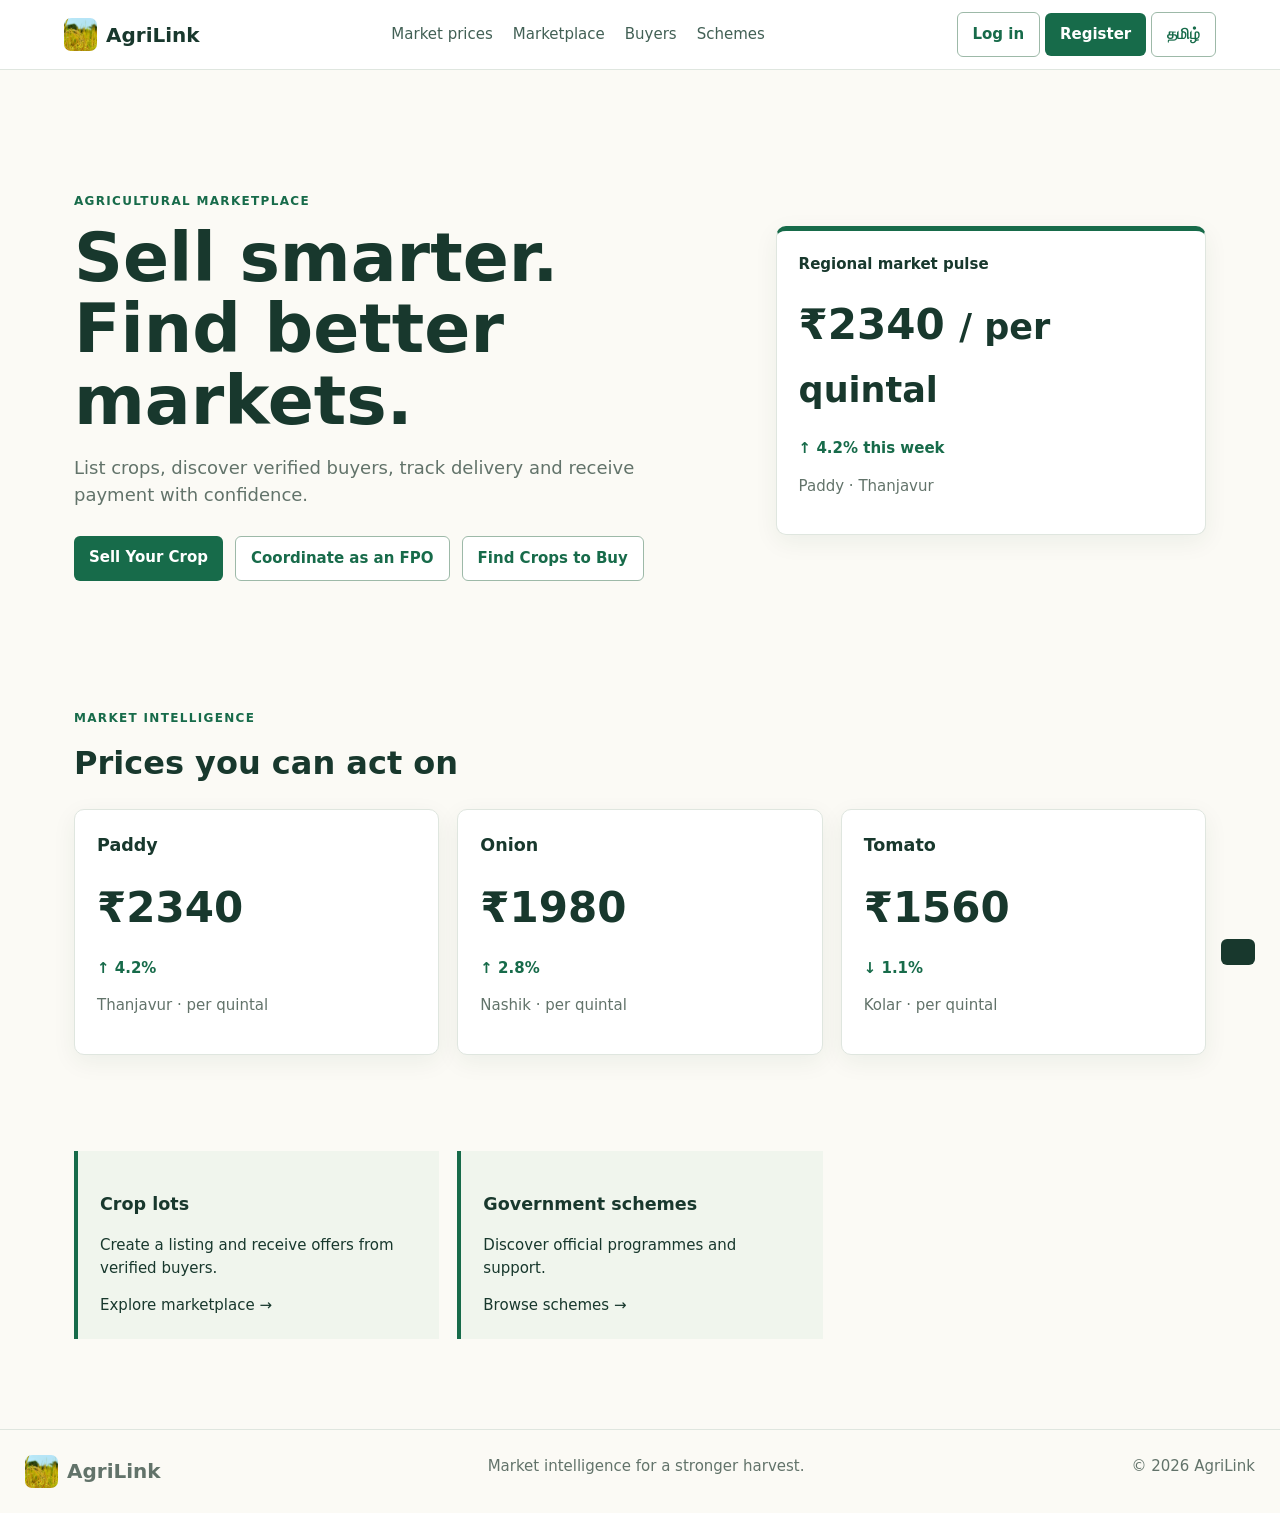
<file: index.html>
<!doctype html>
<html lang="en"><head><meta charset="utf-8"><meta name="viewport" content="width=device-width,initial-scale=1"><meta name="description" content="AgriLink agricultural marketplace"><title>AgriLink</title><link rel="stylesheet" href="style.css"></head>
<body><div id="app"></div><div id="toast" class="toast" aria-live="polite"></div><script src="config.js"></script><script type="module" src="app.js"></script></body></html>
</file>
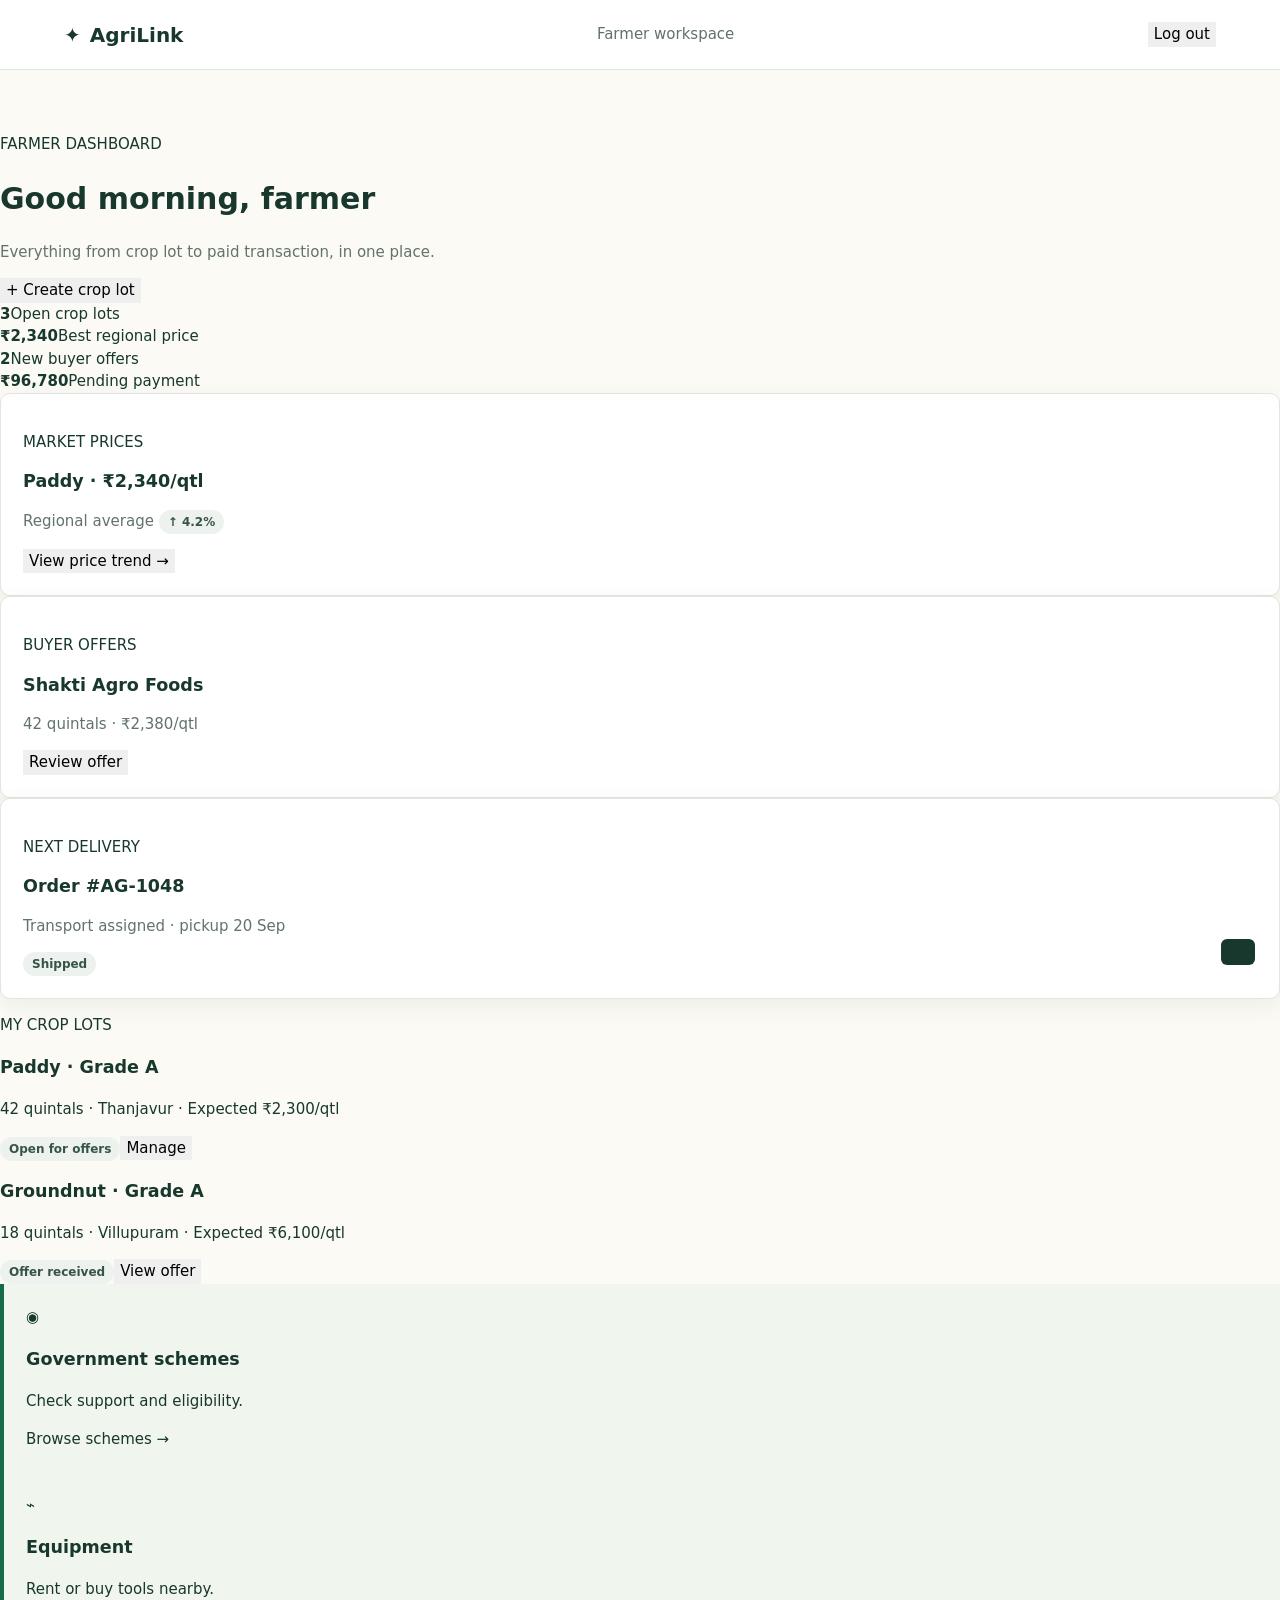
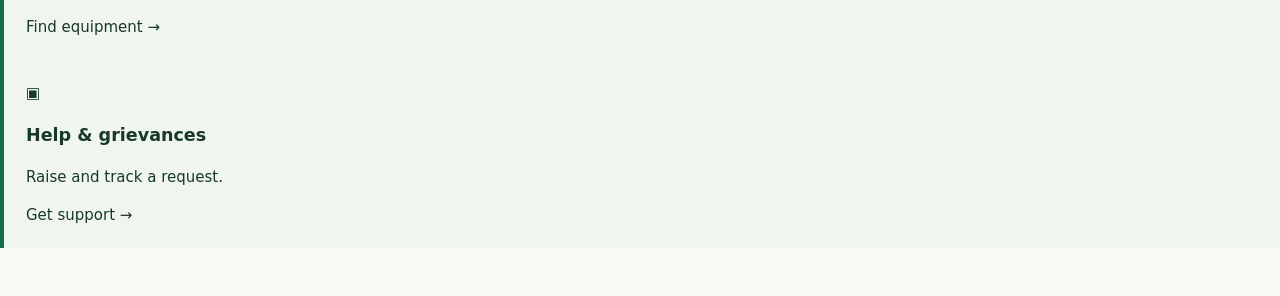
<file: farmer.html>
<!doctype html><html lang="en"><head><meta charset="UTF-8"><meta name="viewport" content="width=device-width,initial-scale=1"><title>AgriLink Farmer Dashboard</title><link rel="stylesheet" href="style.css"></head><body><header class="nav"><a class="brand" href="index.html"><span class="brand-mark">✦</span><b>AgriLink</b></a><span class="muted">Farmer workspace</span><button class="outline" id="logout">Log out</button></header><main class="section"><div class="section-head"><div><p class="kicker">FARMER DASHBOARD</p><h1>Good morning, farmer</h1><p class="muted">Everything from crop lot to paid transaction, in one place.</p></div><button class="primary" id="newLot">+ Create crop lot</button></div><div class="stats"><div><b>3</b><span>Open crop lots</span></div><div><b>₹2,340</b><span>Best regional price</span></div><div><b>2</b><span>New buyer offers</span></div><div><b>₹96,780</b><span>Pending payment</span></div></div><div class="grid-3"><article class="card"><p class="kicker">MARKET PRICES</p><h3>Paddy · ₹2,340/qtl</h3><p class="muted">Regional average <span class="badge green">↑ 4.2%</span></p><button class="text-btn">View price trend →</button></article><article class="card"><p class="kicker">BUYER OFFERS</p><h3>Shakti Agro Foods</h3><p class="muted">42 quintals · ₹2,380/qtl</p><button class="primary offer">Review offer</button></article><article class="card"><p class="kicker">NEXT DELIVERY</p><h3>Order #AG-1048</h3><p class="muted">Transport assigned · pickup 20 Sep</p><span class="badge blue">Shipped</span></article></div><section class="compact"><p class="kicker">MY CROP LOTS</p><div class="scheme"><div><h3>Paddy · Grade A</h3><p>42 quintals · Thanjavur · Expected ₹2,300/qtl</p></div><span class="badge green">Open for offers</span><button class="secondary">Manage</button></div><div class="scheme"><div><h3>Groundnut · Grade A</h3><p>18 quintals · Villupuram · Expected ₹6,100/qtl</p></div><span class="badge blue">Offer received</span><button class="secondary">View offer</button></div></section><div class="feature-grid"><article class="feature"><span>◉</span><h3>Government schemes</h3><p>Check support and eligibility.</p><a href="#">Browse schemes →</a></article><article class="feature"><span>⌁</span><h3>Equipment</h3><p>Rent or buy tools nearby.</p><a href="#">Find equipment →</a></article><article class="feature"><span>▣</span><h3>Help & grievances</h3><p>Raise and track a request.</p><a href="#">Get support →</a></article></div></main><div id="toast" class="toast"></div><script>const t=document.getElementById('toast');const show=m=>{t.textContent=m;t.classList.add('show');setTimeout(()=>t.classList.remove('show'),2400)};document.getElementById('newLot').onclick=()=>show('Crop lot form opened.');document.querySelectorAll('.offer,.secondary').forEach(b=>b.onclick=()=>show('Opening your farmer workspace.'));document.getElementById('logout').onclick=()=>location.href='index.html';</script></body></html>
</file>
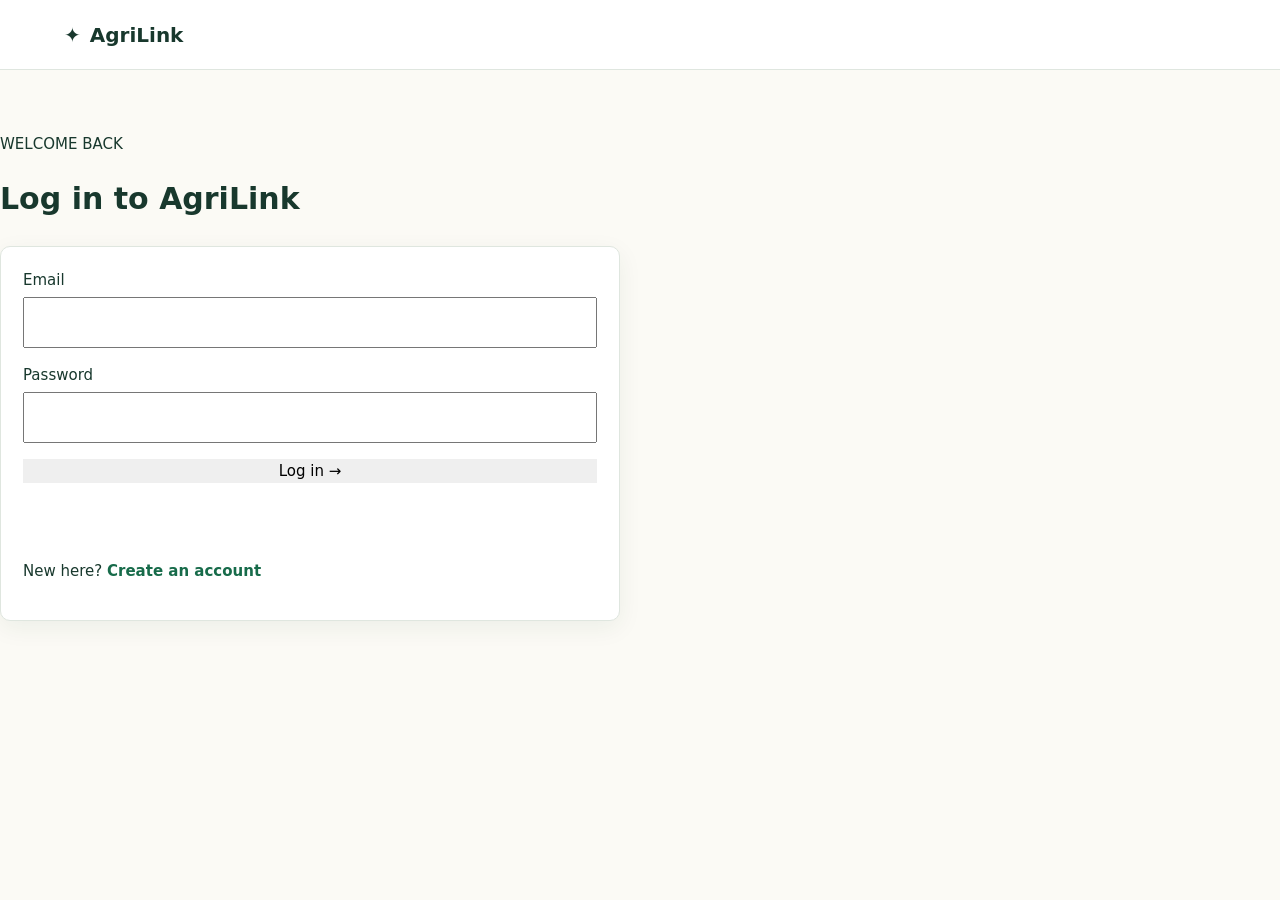
<file: login.html>
<!doctype html><html><head><meta charset="UTF-8"><meta name="viewport" content="width=device-width,initial-scale=1"><title>Log in | AgriLink</title><link rel="stylesheet" href="style.css"></head><body><header class="nav"><a class="brand" href="index.html"><span class="brand-mark">✦</span><b>AgriLink</b></a></header><main class="section" style="max-width:620px"><p class="kicker">WELCOME BACK</p><h1>Log in to AgriLink</h1><form id="loginForm" class="card" style="display:grid;gap:16px;margin-top:25px"><label>Email<input type="email" name="email" required style="display:block;width:100%;padding:12px;margin-top:6px"></label><label>Password<input type="password" name="password" required style="display:block;width:100%;padding:12px;margin-top:6px"></label><button class="primary" type="submit">Log in →</button><p id="message" class="muted"></p><p>New here? <a href="register.html" style="color:var(--green);font-weight:700">Create an account</a></p></form></main><script>const API = 'https://agri-link-backend-pae2.onrender.com';document.getElementById('loginForm').onsubmit=async e=>{e.preventDefault();const message=document.getElementById('message');const data=Object.fromEntries(new FormData(e.target));try{const response=await fetch(API+'/api/auth/login',{method:'POST',headers:{'Content-Type':'application/json'},body:JSON.stringify(data)});const result=await response.json();if(!response.ok)throw Error(result.error);localStorage.setItem('agrilink_token',result.token);localStorage.setItem('agrilink_user',JSON.stringify(result.user));location.href=result.user.role==='farmer'||result.user.role==='fpo'?'farmer.html':'index.html'}catch(error){message.textContent=error.message}};</script></body></html>
</file>
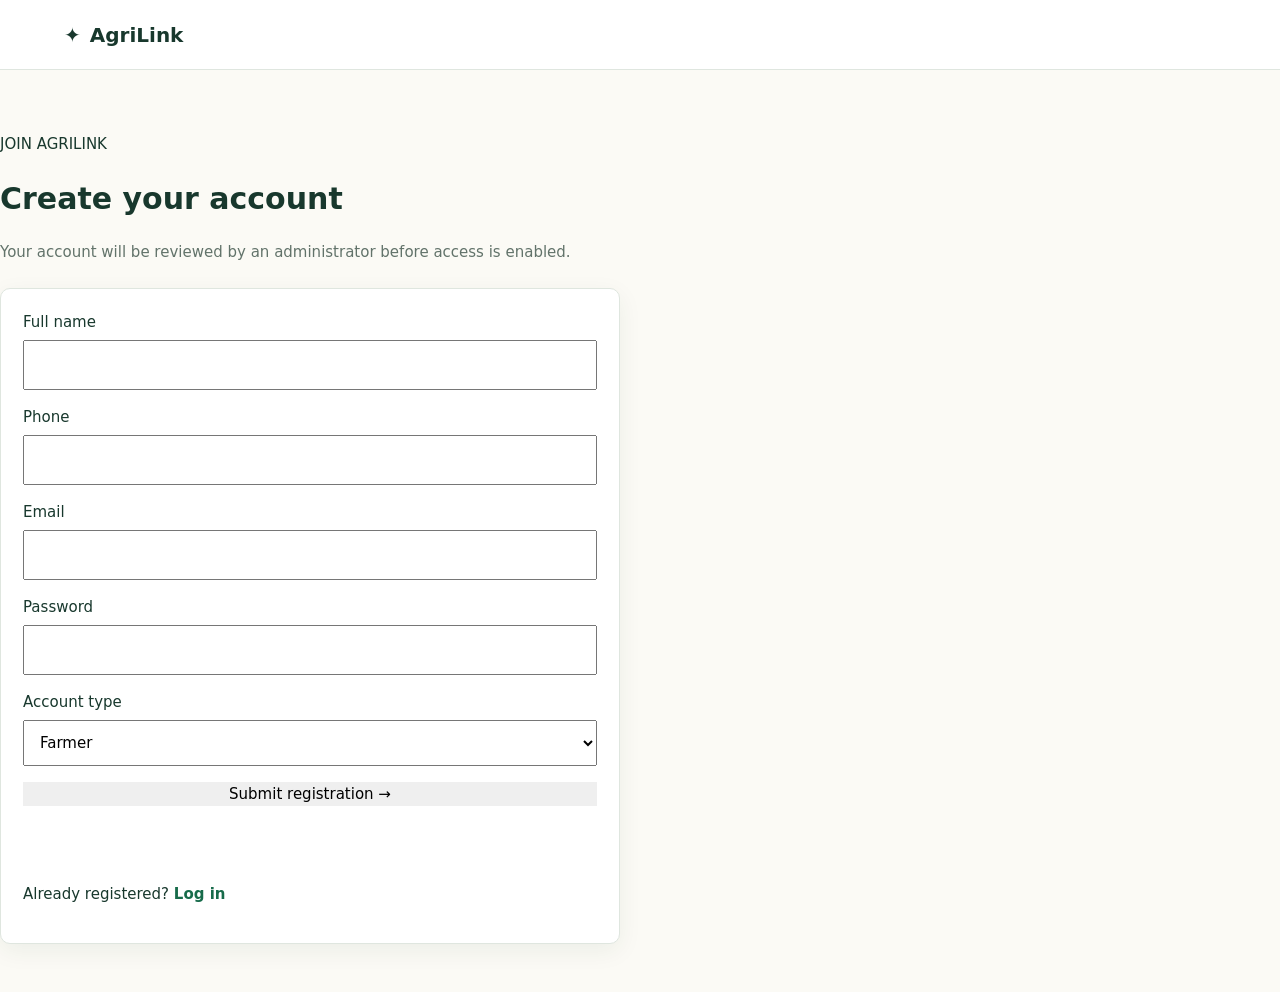
<file: register.html>
<!doctype html><html><head><meta charset="UTF-8"><meta name="viewport" content="width=device-width,initial-scale=1"><title>Join AgriLink</title><link rel="stylesheet" href="style.css"></head><body><header class="nav"><a class="brand" href="index.html"><span class="brand-mark">✦</span><b>AgriLink</b></a></header><main class="section" style="max-width:620px"><p class="kicker">JOIN AGRILINK</p><h1>Create your account</h1><p class="muted">Your account will be reviewed by an administrator before access is enabled.</p><form id="registerForm" class="card" style="display:grid;gap:16px;margin-top:25px"><label>Full name<input name="name" required style="display:block;width:100%;padding:12px;margin-top:6px"></label><label>Phone<input name="phone" required style="display:block;width:100%;padding:12px;margin-top:6px"></label><label>Email<input type="email" name="email" required style="display:block;width:100%;padding:12px;margin-top:6px"></label><label>Password<input type="password" name="password" minlength="6" required style="display:block;width:100%;padding:12px;margin-top:6px"></label><label>Account type<select name="role" style="display:block;width:100%;padding:12px;margin-top:6px"><option value="farmer">Farmer</option><option value="fpo">FPO</option><option value="buyer">Buyer</option></select></label><button class="primary" type="submit">Submit registration →</button><p id="message" class="muted"></p><p>Already registered? <a href="login.html" style="color:var(--green);font-weight:700">Log in</a></p></form></main><script>const API = 'https://agri-link-backend-pae2.onrender.com';document.getElementById('registerForm').onsubmit=async e=>{e.preventDefault();const message=document.getElementById('message');const data=Object.fromEntries(new FormData(e.target));try{const response=await fetch(API+'/api/auth/register',{method:'POST',headers:{'Content-Type':'application/json'},body:JSON.stringify(data)});const result=await response.json();if(!response.ok)throw Error(result.error);message.textContent='Registration submitted. Wait for admin approval, then log in.';e.target.reset()}catch(error){message.textContent=error.message}};</script></body></html>
</file>
<file: style.css>
.head-actions{display:flex;align-items:center;gap:9px;flex-wrap:wrap}.profile-form{max-width:760px}.profile-grid{display:grid;grid-template-columns:repeat(2,1fr);gap:4px 18px}.button,.ghost,.danger,button{transition:transform .12s,box-shadow .12s,background .12s,opacity .12s}.button:hover,.ghost:hover,.danger:hover,button:hover{transform:translateY(-1px);box-shadow:0 4px 12px #143a2420}.button:active,.ghost:active,.danger:active,button:active{transform:translateY(1px);box-shadow:none}.button:focus-visible,.ghost:focus-visible,.danger:focus-visible,button:focus-visible{outline:3px solid #f2bd55;outline-offset:2px}.is-busy{opacity:.65;cursor:wait}.is-success{background:#277d55!important;color:#fff!important;cursor:default}@media(max-width:800px){.profile-grid{grid-template-columns:1fr}}
.modal{overflow-y:auto}.modal>div{max-height:90vh;overflow-y:auto;position:relative}.modal-card{width:min(520px,100%)}.modal-card h2{margin-top:4px}.modal .field{margin:8px 0}.modal .field input,.modal .field select,.modal .field textarea{padding:9px}.modal-close{position:absolute;top:10px;right:14px;width:34px;height:34px;background:transparent;color:var(--ink);font-size:26px;line-height:1;padding:2px;border-radius:50%}.modal-close:hover{background:#edf2ee}.modal-actions{display:flex;gap:9px;align-items:center;flex-wrap:wrap;margin-top:12px}.image-field{padding:12px;background:#f4f8f2;border:1px dashed #9db9a8;border-radius:8px}.seller-toolbar{align-items:center}.select-toggle{display:inline-flex;align-items:center;gap:7px;font-weight:700;color:var(--ink);white-space:nowrap}.select-toggle input,.sellerPick{width:17px;height:17px;accent-color:var(--green)}.seller-title{display:flex;align-items:flex-start;gap:10px}.seller-panel-actions{display:flex;align-items:center;gap:12px;flex-wrap:wrap;justify-content:flex-end}.seller-panel-actions .danger{padding:7px 10px;font-size:13px}.recycle-tabs{display:flex;gap:8px;flex-wrap:wrap;margin-bottom:18px}.recycle-tab{position:relative}.recycle-tab.active{background:var(--green);color:#fff}.tab-count{display:inline-block;min-width:20px;padding:1px 5px;border-radius:999px;background:#edf2ee;color:var(--green);font-size:12px;text-align:center}.recycle-tab.active .tab-count{background:#fff;color:var(--green)}.table-scroll{overflow-x:auto}.table-scroll table{min-width:680px}@media(max-width:800px){.seller-panel-actions{justify-content:flex-start}.seller-toolbar input{width:100%}.modal>div{max-height:calc(100vh - 24px);padding:20px 16px}}
.seller-list{display:grid;gap:18px}.seller-choice{transition:transform .15s,box-shadow .15s}.seller-choice:hover{transform:translateY(-2px);box-shadow:0 10px 28px #143a2420}.seller-panel{background:#fff;border:1px solid var(--line);border-radius:10px;padding:22px;box-shadow:0 7px 25px #143a2410}.seller-panel-head{display:flex;justify-content:space-between;align-items:flex-start;gap:18px;margin-bottom:18px}.seller-panel-head h2{margin:0 0 7px}.seller-details{display:grid;grid-template-columns:repeat(4,1fr);gap:12px;padding:15px;background:#f4f8f2;border-radius:8px;margin-bottom:20px}.seller-details b,.seller-details span,.product-row span{display:block}.seller-details b{font-size:12px;text-transform:uppercase;color:var(--muted);margin-bottom:3px}.seller-panel h3{margin:0 0 10px}.product-list{display:grid;gap:8px}.product-row{display:grid;grid-template-columns:44px 1fr auto;gap:12px;align-items:center;padding:10px;border:1px solid var(--line);border-radius:7px}.product-row strong{display:block}.product-row span{color:var(--muted);font-size:13px}@media(max-width:800px){.seller-details{grid-template-columns:repeat(2,1fr)}.product-row{grid-template-columns:44px 1fr}.product-row>div:last-child{grid-column:2}}
.side a.subpage{padding-left:28px;font-size:14px;border-left:2px solid #4f8065}
:root{--ink:#18382d;--green:#176b4a;--cream:#fbfaf5;--line:#dfe6df;--muted:#62736a;--red:#b33a31;--amber:#a86500}*{box-sizing:border-box}body{margin:0;background:var(--cream);color:var(--ink);font:15px/1.5 Inter,ui-sans-serif,system-ui,sans-serif}a{color:inherit;text-decoration:none}button,input,select,textarea{font:inherit}button{cursor:pointer;border:0}.nav{height:70px;padding:0 clamp(18px,5vw,78px);display:flex;align-items:center;justify-content:space-between;background:#fff;border-bottom:1px solid var(--line);gap:16px;position:sticky;top:0;z-index:3}.brand{display:flex;align-items:center;gap:9px;font-weight:800;font-size:20px;white-space:nowrap}.logo{width:33px;height:33px;border-radius:7px;object-fit:cover}.nav-links{display:flex;gap:20px;color:#426055}.button,.ghost,.danger{padding:10px 15px;border-radius:6px;font-weight:700;display:inline-block}.button{background:var(--green);color:white}.ghost{background:white;color:var(--green);border:1px solid #9db9a8}.danger{background:var(--red);color:#fff}.wrap{max-width:1180px;margin:auto;padding:42px 24px}.hero{padding:68px 0;display:grid;grid-template-columns:1.2fr .8fr;gap:56px;align-items:center}.eyebrow{color:var(--green);font-weight:800;letter-spacing:.11em;font-size:12px}.hero h1{font-size:clamp(38px,6vw,68px);line-height:1.05;margin:12px 0 18px}.lead{font-size:18px;color:var(--muted);max-width:610px}.actions{display:flex;gap:12px;margin-top:28px;flex-wrap:wrap}.pulse,.card{background:#fff;border:1px solid var(--line);border-radius:10px;padding:22px;box-shadow:0 7px 25px #143a2410}.pulse{border-top:5px solid var(--green)}.price{font-size:42px;font-weight:800;margin:18px 0}.up{color:var(--green);font-weight:700}.grid{display:grid;grid-template-columns:repeat(3,1fr);gap:18px}.section{padding:48px 0}.section h2{font-size:32px;margin:5px 0 22px}.card h3{margin:0 0 6px}.muted{color:var(--muted)}.badge{display:inline-block;padding:3px 9px;border-radius:999px;font-size:12px;font-weight:700;background:#edf2ee;color:#365447}.badge.Pending{background:#fff0d5;color:#8a5600}.badge.Confirmed,.badge.Paid,.badge.Delivered,.badge.approved{background:#dff3e4;color:#176b4a}.badge.Cancelled,.badge.Failed,.badge.rejected,.badge.suspended{background:#fae2df;color:#9a3028}.feature{padding:22px;border-left:4px solid var(--green);background:#f0f5ed}.footer{border-top:1px solid var(--line);padding:25px;display:flex;justify-content:space-between;gap:16px;color:var(--muted)}.auth{min-height:100vh;display:grid;place-items:center;padding:25px;background:#eff4ee}.authbox{width:min(560px,100%);background:#fff;padding:34px;border:1px solid var(--line);border-radius:10px}.authbox h1{margin-top:0}.field{margin:14px 0}.field label{display:block;font-weight:600;margin-bottom:6px}.field input,.field select,.field textarea{display:block;width:100%;border:1px solid #bdcbbf;border-radius:6px;padding:11px;background:#fff}.roles{display:grid;grid-template-columns:repeat(3,1fr);gap:9px;margin:17px 0}.role{border:2px solid var(--line);padding:14px;text-align:left;border-radius:7px;background:#fff}.role.selected{border-color:var(--green);background:#edf7ef}.layout{display:grid;grid-template-columns:230px 1fr;min-height:calc(100vh - 70px)}.side{background:#123d2b;color:#eff9ef;padding:21px 15px}.side a{display:block;padding:10px 12px;border-radius:5px;margin:3px 0}.side a:hover,.side a.active{background:#286046}.main{padding:35px;overflow:auto}.head{display:flex;justify-content:space-between;align-items:center;gap:15px;margin-bottom:25px}.stat{font-size:29px;font-weight:800}.toolbar{display:flex;gap:10px;flex-wrap:wrap;margin-bottom:16px}.toolbar input,.toolbar select{padding:9px;border:1px solid var(--line);border-radius:5px;background:#fff}table{border-collapse:collapse;width:100%;background:#fff;border:1px solid var(--line)}th,td{text-align:left;padding:12px;border-bottom:1px solid var(--line);vertical-align:middle}th{font-size:12px;text-transform:uppercase;color:var(--muted)}.toast{position:fixed;bottom:25px;right:25px;background:#18382d;color:#fff;padding:13px 17px;border-radius:6px;transform:translateY(90px);transition:.2s;z-index:8}.toast.show{transform:none}.empty{padding:40px;text-align:center;color:var(--muted);background:#fff;border:1px dashed var(--line)}.notice{padding:12px;background:#fff3d9;border-left:3px solid var(--amber);margin:14px 0}.modal{position:fixed;inset:0;background:#0b211880;display:grid;place-items:center;padding:20px;z-index:9}.modal>div{background:#fff;padding:25px;border-radius:9px;width:min(560px,100%)}.list{display:grid;gap:12px}.photo-preview{display:flex;gap:8px;flex-wrap:wrap;margin-bottom:8px}.photo-preview img{width:64px;height:64px;object-fit:cover;border-radius:7px;border:1px solid var(--line)}.thumb{width:44px;height:44px;object-fit:cover;border-radius:5px;border:1px solid var(--line)}.lot-photo{width:100%;height:150px;object-fit:cover;border-radius:8px;margin-bottom:12px}@media(max-width:800px){.nav-links{display:none}.hero,.layout{grid-template-columns:1fr}.grid{grid-template-columns:1fr}.side{display:flex;gap:4px;overflow:auto;padding:8px}.side a{white-space:nowrap}.main{padding:22px}.footer{display:block}.footer>*{display:block;margin:8px 0}.roles{grid-template-columns:1fr}}

.recycle-head{display:flex;flex-wrap:wrap;gap:12px;align-items:center;justify-content:space-between;margin-bottom:14px}
.recycle-head p{margin:0}
.recycle-toolbar{flex-wrap:wrap;gap:8px}

/* Clear selected states */
.role{position:relative;min-width:0;display:grid;gap:3px;padding-right:42px;transition:border-color .15s,background .15s,box-shadow .15s,transform .15s}
.role small{display:block;color:var(--muted);line-height:1.35}
.role-check{position:absolute;right:12px;top:12px;display:grid;width:24px;height:24px;place-items:center;border:2px solid var(--line);border-radius:50%;color:transparent;background:#fff;font-weight:900}
.role.selected{border-color:var(--green);background:#e2f4e6;box-shadow:0 0 0 3px #176b4a24}
.role.selected .role-check{border-color:var(--green);background:var(--green);color:#fff}
.role.selected b{color:var(--green)}
.side a.active{position:relative;background:#f0f7f1;color:#123d2b;font-weight:800;box-shadow:inset 4px 0 0 #72bc7d}
.recycle-tab.active{box-shadow:0 0 0 3px #176b4a2b;font-weight:800}
tbody tr:has(input[type="checkbox"]:checked){background:#edf7ef;box-shadow:inset 4px 0 0 var(--green)}
input[type="checkbox"]{accent-color:var(--green)}
.auth-submit{width:100%;margin-top:10px}

/* Phone layout */
@media(max-width:800px){
  body{font-size:14px;overflow-x:hidden}
  .nav{height:auto;min-height:62px;padding:10px 14px;display:grid;grid-template-columns:minmax(0,1fr) auto}
  .nav>.brand{min-width:0}.nav>.brand span{overflow:hidden;text-overflow:ellipsis}
  .nav>div{display:flex;gap:6px;align-items:center}.nav>div .button,.nav>div .ghost{padding:8px 9px;font-size:12px}
  .wrap{padding:24px 15px}.hero{padding:24px 0;gap:24px}.hero h1{font-size:38px}.lead{font-size:16px}
  .section{padding:30px 0}.section h2{font-size:26px}.card,.pulse{padding:17px}.price{font-size:32px}
  .auth{display:block;padding:14px;min-height:100dvh}.authbox{padding:22px 17px;margin:auto}.authbox>.brand{font-size:16px;white-space:normal}
  .roles{grid-template-columns:1fr;gap:8px}.role{padding:12px 44px 12px 13px}
  .layout{display:block;min-height:calc(100dvh - 62px)}
  .side{position:sticky;top:62px;z-index:2;display:flex;gap:6px;overflow-x:auto;padding:8px 10px;scrollbar-width:none;box-shadow:0 3px 8px #123d2b26}
  .side::-webkit-scrollbar{display:none}.side a{flex:0 0 auto;margin:0;padding:9px 12px}.side a.active{box-shadow:inset 0 -3px 0 #72bc7d}
  .main{min-width:0;padding:20px 14px}.head{display:grid;grid-template-columns:minmax(0,1fr);align-items:start;gap:10px;margin-bottom:18px}.head h1{margin:2px 0;font-size:28px;overflow-wrap:anywhere}.head-actions{width:100%}.head-actions>*{flex:1;text-align:center}
  .toolbar{display:grid;grid-template-columns:1fr;gap:8px}.toolbar input,.toolbar select,.toolbar button{width:100%;min-width:0}
  .recycle-head{align-items:stretch}.recycle-head .danger{width:100%;text-align:center}.recycle-tabs{display:grid;grid-template-columns:repeat(2,minmax(0,1fr))}.recycle-tab{min-width:0;padding:9px 7px;font-size:12px;white-space:normal}
  .recycle-toolbar{display:grid;grid-template-columns:1fr}.select-toggle{white-space:normal}
  .table-scroll{width:100%;overflow-x:auto;border:1px solid var(--line);border-radius:7px;-webkit-overflow-scrolling:touch}.table-scroll table{min-width:660px;border:0}
  th,td{padding:10px 9px;white-space:nowrap}td:last-child{white-space:normal;min-width:150px}td:last-child button,td:last-child select{margin:2px}
  .seller-panel{padding:16px}.seller-panel-head{display:grid;gap:12px}.seller-panel-actions{justify-content:flex-start}.seller-details{grid-template-columns:1fr}.product-row{grid-template-columns:44px minmax(0,1fr)}
  .modal{padding:10px;align-items:start}.modal>div{max-height:calc(100dvh - 20px);padding:20px 15px}.modal-actions>*{flex:1;text-align:center}
  .toast{left:14px;right:14px;bottom:14px;text-align:center}
  .footer{padding:22px 15px}.empty{padding:28px 15px}
}

@media(max-width:380px){
  .nav{grid-template-columns:1fr}.nav>div{justify-content:space-between}.recycle-tabs{grid-template-columns:1fr}.hero h1{font-size:34px}
}
</file>
